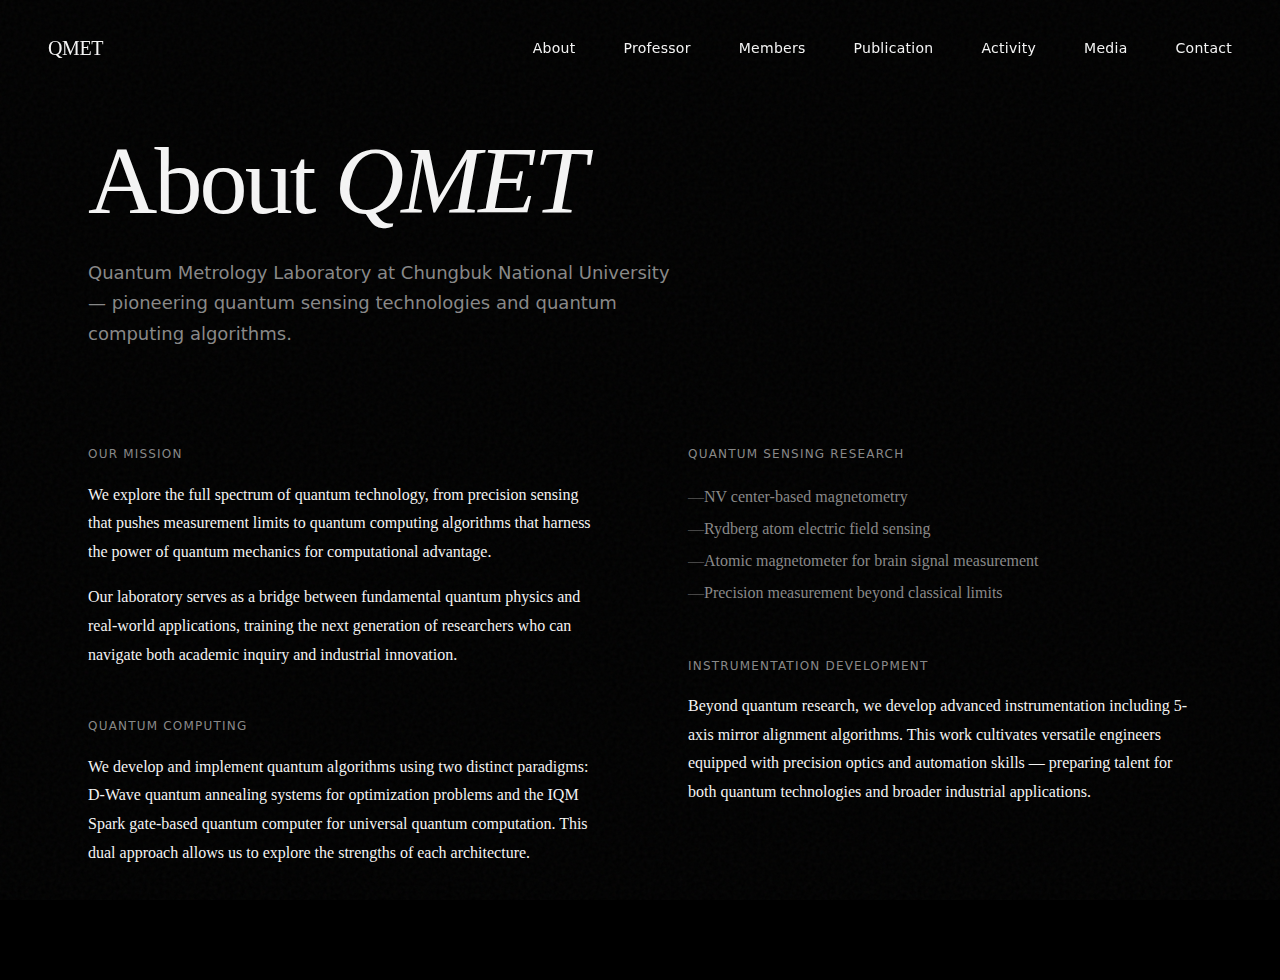
<file: about.html>
<!DOCTYPE html>
<html lang="en">
<head>
  <meta charset="utf-8"/>
  <meta content="width=device-width,initial-scale=1" name="viewport"/>
  <title>QMET – About</title>

  <link href="https://fonts.googleapis.com" rel="preconnect"/>
  <link crossorigin="" href="https://fonts.gstatic.com" rel="preconnect"/>
  <link href="https://fonts.googleapis.com/css2?family=Instrument+Serif:ital@0;1&amp;family=DM+Sans:wght@300;400;500&amp;display=swap" rel="stylesheet"/>

  <link href="css/variables.css" rel="stylesheet"/>
  <link href="css/base.css" rel="stylesheet"/>
  <link href="css/layout.css" rel="stylesheet"/>
  <link href="css/components.css" rel="stylesheet"/>
  <link href="css/overlay.css" rel="stylesheet"/>
  <link href="css/lightbox.css" rel="stylesheet"/>
  <link href="css/animations.css" rel="stylesheet"/>
  <link href="css/responsive.css" rel="stylesheet"/>
</head>
<body>
  <div class="grain"></div>

  <header>
    <a class="logo" href="./">QMET</a>
    <nav>
      <a href="./about.html">About</a>
      <a href="./professor.html">Professor</a>
      <a href="./team.html">Members</a>
      <a href="./publications.html">Publication</a>
      <a href="./activity.html">Activity</a>
      <a href="./media.html">Media</a>
      <a href="./contact.html">Contact</a>
    </nav>
    <button aria-label="Toggle menu" class="menu-toggle">Menu</button>
  </header>

  <main class="overlay-content" id="page-root">
    <div class="overlay-header">
      <h1 class="overlay-title">About <em>QMET</em></h1>
      <p class="overlay-subtitle">
        Quantum Metrology Laboratory at Chungbuk National University —
        pioneering quantum sensing technologies and quantum computing algorithms.
      </p>
    </div>

    <div class="overlay-grid">
      <div>
        <div class="overlay-section">
          <h3>Our Mission</h3>
          <p>
            We explore the full spectrum of quantum technology, from precision
            sensing that pushes measurement limits to quantum computing algorithms
            that harness the power of quantum mechanics for computational advantage.
          </p>
          <p>
            Our laboratory serves as a bridge between fundamental quantum physics
            and real-world applications, training the next generation of researchers
            who can navigate both academic inquiry and industrial innovation.
          </p>
        </div>

        <div class="overlay-section">
          <h3>Quantum Computing</h3>
          <p>
            We develop and implement quantum algorithms using two distinct paradigms:
            D-Wave quantum annealing systems for optimization problems and the IQM Spark
            gate-based quantum computer for universal quantum computation. This dual
            approach allows us to explore the strengths of each architecture.
          </p>
        </div>
      </div>

      <div>
        <div class="overlay-section">
          <h3>Quantum Sensing Research</h3>
          <ul>
            <li>NV center-based magnetometry</li>
            <li>Rydberg atom electric field sensing</li>
            <li>Atomic magnetometer for brain signal measurement</li>
            <li>Precision measurement beyond classical limits</li>
          </ul>
        </div>

        <div class="overlay-section">
          <h3>Instrumentation Development</h3>
          <p>
            Beyond quantum research, we develop advanced instrumentation including
            5-axis mirror alignment algorithms. This work cultivates versatile
            engineers equipped with precision optics and automation skills —
            preparing talent for both quantum technologies and broader industrial
            applications.
          </p>
        </div>
      </div>
    </div>
  </main>

  <!-- scripts -->
  <script src="js/partials.js"></script>
  <script src="js/menu.js"></script>
  <script src="js/overlay.js"></script>
  <script src="js/lightbox.js"></script>
  <script src="js/carousel.js"></script>
  <script src="js/news.js"></script>
  <script src="js/main.js"></script>
    
</body>
</html>
</file>
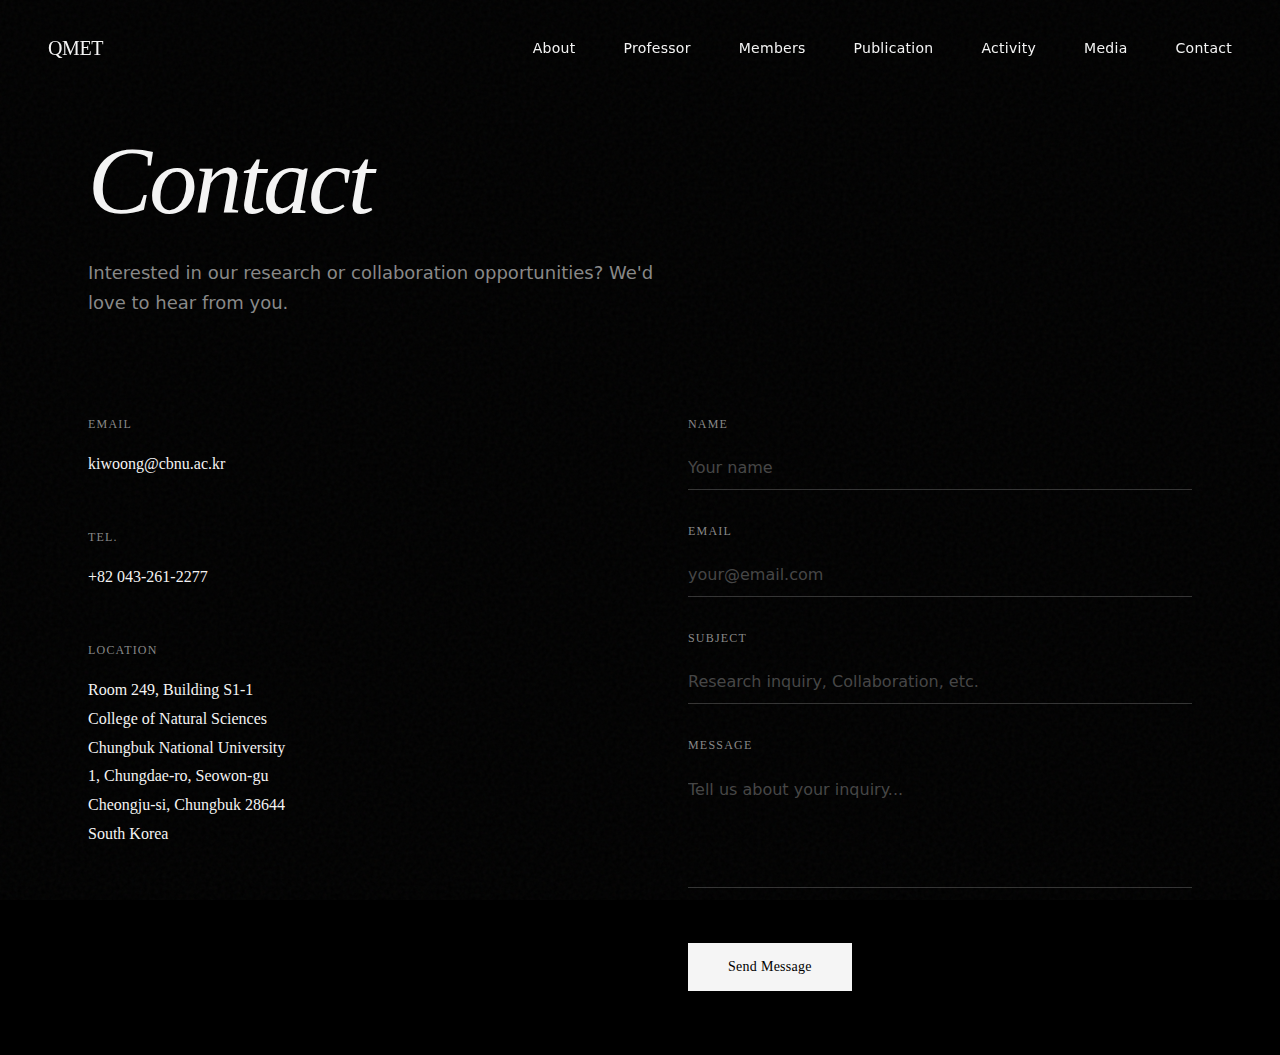
<file: contact.html>
<!doctype html>
<html lang="en">
<head>
  <meta charset="utf-8" />
  <meta name="viewport" content="width=device-width,initial-scale=1" />
  <title>QMET – Contact</title>

  <link rel="preconnect" href="https://fonts.googleapis.com"/>
  <link rel="preconnect" href="https://fonts.gstatic.com" crossorigin/>
  <link href="https://fonts.googleapis.com/css2?family=Instrument+Serif:ital@0;1&family=DM+Sans:wght@300;400;500&display=swap" rel="stylesheet"/>

  <link href="css/variables.css" rel="stylesheet"/>
  <link href="css/base.css" rel="stylesheet"/>
  <link href="css/layout.css" rel="stylesheet"/>
  <link href="css/components.css" rel="stylesheet"/>
  <link href="css/overlay.css" rel="stylesheet"/>
  <link href="css/animations.css" rel="stylesheet"/>
  <link href="css/responsive.css" rel="stylesheet"/>
</head>

<body>
  <div class="grain"></div>

  <!-- Header (menu toggle 유지) -->
  <header>
    <a class="logo" href="./">QMET</a>
    <nav>
      <a href="./about">About</a>
      <a href="./professor">Professor</a>
      <a href="./team">Members</a>
      <a href="./publications">Publication</a>
      <a href="./activity">Activity</a>
      <a href="./media">Media</a>
      <a href="./contact">Contact</a>
    </nav>
    <button class="menu-toggle" aria-label="Toggle menu">Menu</button>
  </header>

  <!-- Contact page (overlay 스타일을 페이지 레이아웃으로 사용) -->
  <main class="overlay-content" id="main-content" style="justify-content:flex-start;">
    <div class="overlay-header">
      <h1 class="overlay-title"><em>Contact</em></h1>
      <p class="overlay-subtitle">
        Interested in our research or collaboration opportunities?
        We'd love to hear from you.
      </p>
    </div>

    <div class="overlay-grid">
      <!-- Contact Info -->
      <div class="contact-info">
        <div class="contact-block">
          <h3>Email</h3>
          <p>
            <a href="mailto:kiwoong@cbnu.ac.kr">kiwoong@cbnu.ac.kr</a>
          </p>
        </div>

        <div class="contact-block">
          <h3>Tel.</h3>
          <p>
            <a href="tel:+82432612277">+82 043-261-2277</a>
          </p>
        </div>

        <div class="contact-block">
          <h3>Location</h3>
          <address>
            <a href="https://maps.google.com/maps?q=Chungbuk+National+University"
               target="_blank" rel="noopener">
              Room 249, Building S1-1<br>
              College of Natural Sciences<br>
              Chungbuk National University<br>
              1, Chungdae-ro, Seowon-gu<br>
              Cheongju-si, Chungbuk 28644<br>
              South Korea
            </a>
          </address>
        </div>
      </div>

      <!-- Contact Form -->
      <form class="contact-form" onsubmit="sendMail(event)">
        <div class="form-group">
          <label for="name">Name</label>
          <input id="name" name="name" type="text" placeholder="Your name" required>
        </div>

        <div class="form-group">
          <label for="email">Email</label>
          <input id="email" name="email" type="email" placeholder="your@email.com" required>
        </div>

        <div class="form-group">
          <label for="subject">Subject</label>
          <input id="subject" name="subject" type="text"
                 placeholder="Research inquiry, Collaboration, etc.">
        </div>

        <div class="form-group">
          <label for="message">Message</label>
          <textarea id="message" name="message"
                    placeholder="Tell us about your inquiry..." required></textarea>
        </div>

        <button type="submit" class="form-submit">Send Message</button>
      </form>
    </div>
  </main>

  <!-- JS -->
  <!-- scripts -->
  <script src="js/partials.js"></script>
  <script src="js/menu.js"></script>
  <script src="js/overlay.js"></script>
  <script src="js/lightbox.js"></script>
  <script src="js/carousel.js"></script>
  <script src="js/news.js"></script>
  <script src="js/main.js"></script>

  <script>
    function sendMail(event) {
      event.preventDefault();

      const name = document.getElementById('name').value;
      const email = document.getElementById('email').value;
      const subject = document.getElementById('subject').value || 'Contact from QMET website';
      const message = document.getElementById('message').value;

      const body =
        'Name: ' + name + '\n' +
        'Email: ' + email + '\n\n' +
        message;

      const mailto =
        'mailto:kiwoong@cbnu.ac.kr' +
        '?subject=' + encodeURIComponent(subject) +
        '&body=' + encodeURIComponent(body);

      window.location.href = mailto;
    }
  </script>
  
</body>
</html>
</file>
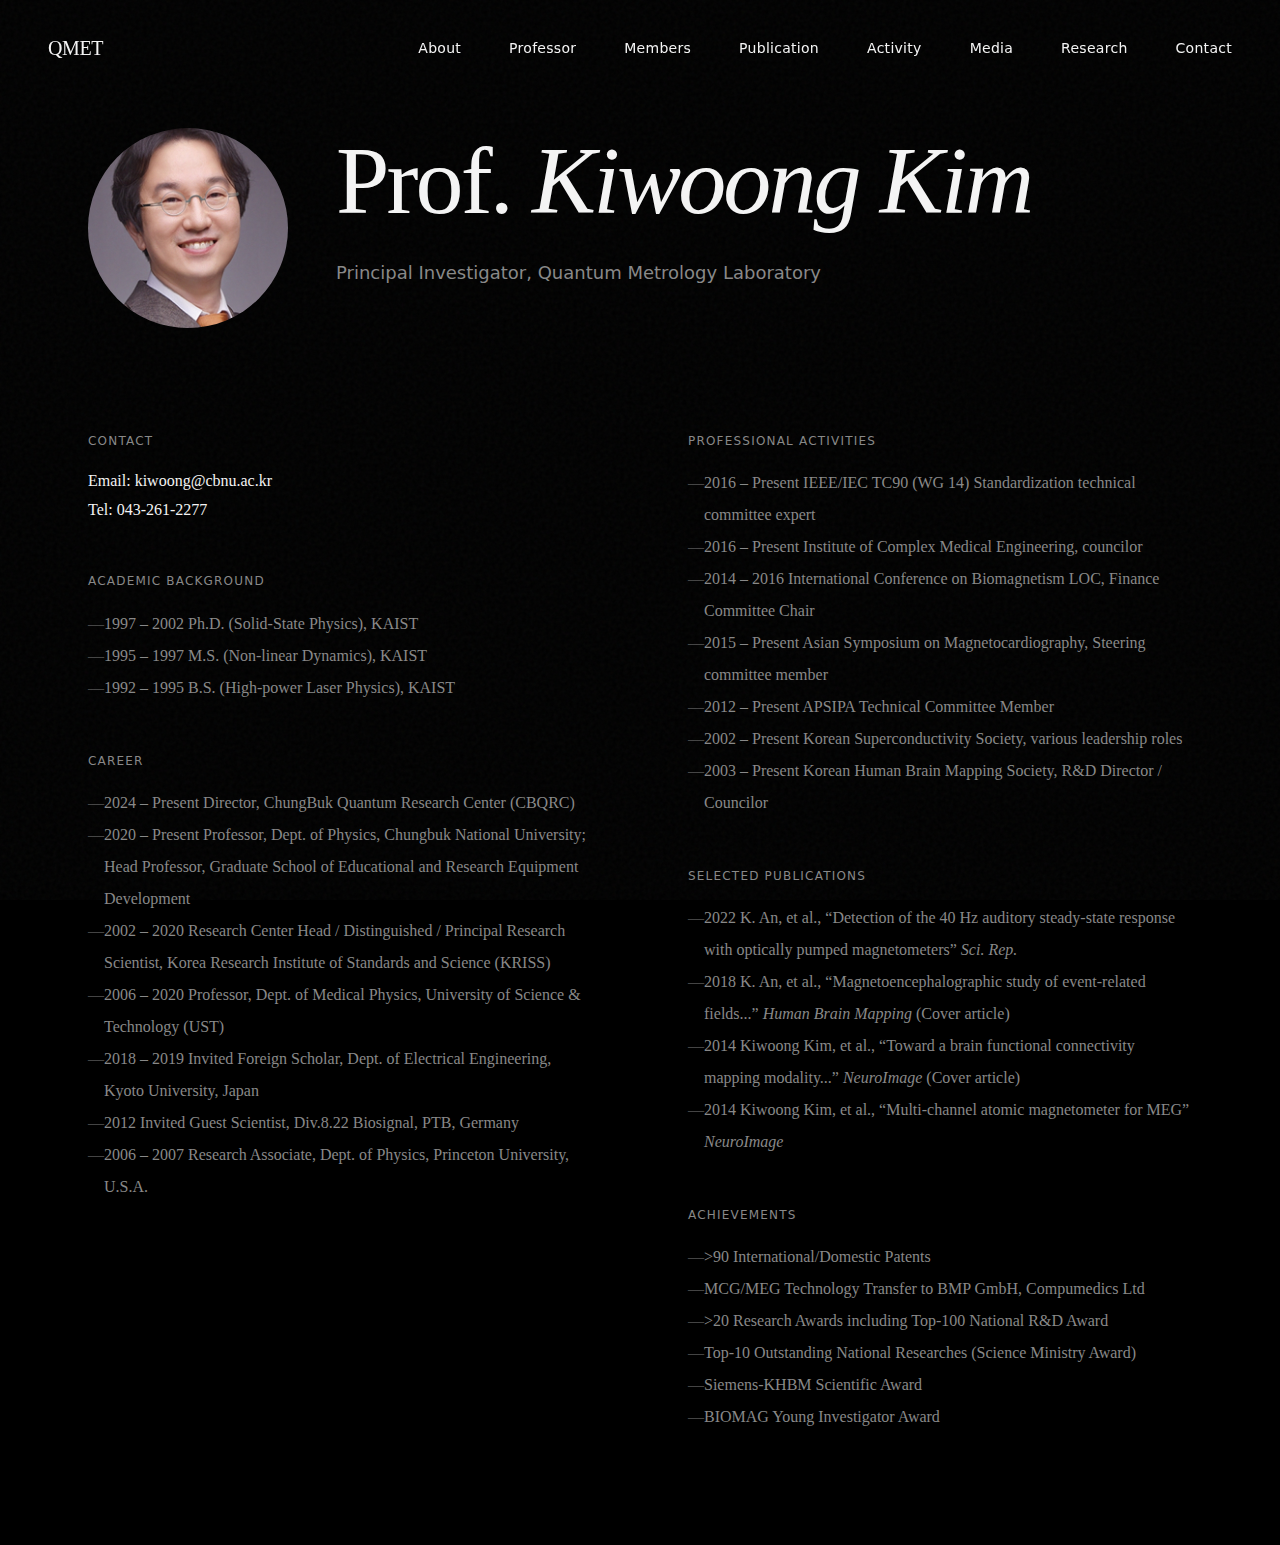
<file: professor.html>
<!DOCTYPE html>
<html lang="en">
<head>
  <meta charset="utf-8"/>
  <meta content="width=device-width,initial-scale=1" name="viewport"/>
  <title>QMET – Professor</title>

  <link href="https://fonts.googleapis.com" rel="preconnect"/>
  <link crossorigin="" href="https://fonts.gstatic.com" rel="preconnect"/>
  <link href="https://fonts.googleapis.com/css2?family=Instrument+Serif:ital@0;1&amp;family=DM+Sans:wght@300;400;500&amp;display=swap" rel="stylesheet"/>

  <link href="css/variables.css" rel="stylesheet"/>
  <link href="css/base.css" rel="stylesheet"/>
  <link href="css/layout.css" rel="stylesheet"/>
  <link href="css/components.css" rel="stylesheet"/>
  <link href="css/overlay.css" rel="stylesheet"/>
  <link href="css/lightbox.css" rel="stylesheet"/>
  <link href="css/animations.css" rel="stylesheet"/>
  <link href="css/responsive.css" rel="stylesheet"/>
</head>
<body>
  <div class="grain"></div>

  <header>
    <a class="logo" href="./">QMET</a>
    <nav>
      <a href="./about">About</a>
      <a href="./professor">Professor</a>
      <a href="./team">Members</a>
      <a href="./publications">Publication</a>
      <a href="./activity">Activity</a>
      <a href="./media">Media</a>
      <a href="./research">Research</a>
      <a href="./contact">Contact</a>
    </nav>
    <button aria-label="Toggle menu" class="menu-toggle">Menu</button>
  </header>

  <main class="overlay-content" id="page-root">
    <div class="overlay-header professor-header">
      <div class="professor-photo-wrapper">
        <img alt="Prof. Kiwoong Kim" class="professor-photo" src="./image/member/professor_photo.jpg"/>
      </div>
      <div class="professor-header-text">
        <h1 class="overlay-title">Prof. <em>Kiwoong Kim</em></h1>
        <p class="overlay-subtitle">
          Principal Investigator, Quantum Metrology Laboratory
        </p>
      </div>
    </div>

    <div class="overlay-grid">
      <div>
        <div class="overlay-section">
          <h3>Contact</h3>
          <p>
            <strong>Email:</strong>
            <a href="mailto:kiwoong@cbnu.ac.kr">kiwoong@cbnu.ac.kr</a><br/>
            <strong>Tel:</strong>
            <a href="tel:+82432612277">043-261-2277</a>
          </p>
        </div>

        <div class="overlay-section">
          <h3>Academic Background</h3>
          <ul>
            <li><strong>1997 – 2002</strong> Ph.D. (Solid-State Physics), KAIST</li>
            <li><strong>1995 – 1997</strong> M.S. (Non-linear Dynamics), KAIST</li>
            <li><strong>1992 – 1995</strong> B.S. (High-power Laser Physics), KAIST</li>
          </ul>
        </div>

        <div class="overlay-section">
          <h3>Career</h3>
          <ul>
            <li><strong>2024 – Present</strong> Director, ChungBuk Quantum Research Center (CBQRC)</li>
            <li><strong>2020 – Present</strong> Professor, Dept. of Physics, Chungbuk National University; Head Professor, Graduate School of Educational and Research Equipment Development</li>
            <li><strong>2002 – 2020</strong> Research Center Head / Distinguished / Principal Research Scientist, Korea Research Institute of Standards and Science (KRISS)</li>
            <li><strong>2006 – 2020</strong> Professor, Dept. of Medical Physics, University of Science &amp; Technology (UST)</li>
            <li><strong>2018 – 2019</strong> Invited Foreign Scholar, Dept. of Electrical Engineering, Kyoto University, Japan</li>
            <li><strong>2012</strong> Invited Guest Scientist, Div.8.22 Biosignal, PTB, Germany</li>
            <li><strong>2006 – 2007</strong> Research Associate, Dept. of Physics, Princeton University, U.S.A.</li>
          </ul>
        </div>
      </div>

      <div>
        <div class="overlay-section">
          <h3>Professional Activities</h3>
          <ul>
            <li><strong>2016 – Present</strong> IEEE/IEC TC90 (WG 14) Standardization technical committee expert</li>
            <li><strong>2016 – Present</strong> Institute of Complex Medical Engineering, councilor</li>
            <li><strong>2014 – 2016</strong> International Conference on Biomagnetism LOC, Finance Committee Chair</li>
            <li><strong>2015 – Present</strong> Asian Symposium on Magnetocardiography, Steering committee member</li>
            <li><strong>2012 – Present</strong> APSIPA Technical Committee Member</li>
            <li><strong>2002 – Present</strong> Korean Superconductivity Society, various leadership roles</li>
            <li><strong>2003 – Present</strong> Korean Human Brain Mapping Society, R&amp;D Director / Councilor</li>
          </ul>
        </div>

        <div class="overlay-section">
          <h3>Selected Publications</h3>
          <ul>
            <li><strong>2022</strong> K. An, et al., “Detection of the 40 Hz auditory steady-state response with optically pumped magnetometers” <em>Sci. Rep.</em></li>
            <li><strong>2018</strong> K. An, et al., “Magnetoencephalographic study of event-related fields...” <em>Human Brain Mapping</em> (Cover article)</li>
            <li><strong>2014</strong> Kiwoong Kim, et al., “Toward a brain functional connectivity mapping modality...” <em>NeuroImage</em> (Cover article)</li>
            <li><strong>2014</strong> Kiwoong Kim, et al., “Multi-channel atomic magnetometer for MEG” <em>NeuroImage</em></li>
          </ul>
        </div>

        <div class="overlay-section">
          <h3>Achievements</h3>
          <ul>
            <li>&gt;90 International/Domestic Patents</li>
            <li>MCG/MEG Technology Transfer to BMP GmbH, Compumedics Ltd</li>
            <li>&gt;20 Research Awards including Top-100 National R&amp;D Award</li>
            <li>Top-10 Outstanding National Researches (Science Ministry Award)</li>
            <li>Siemens-KHBM Scientific Award</li>
            <li>BIOMAG Young Investigator Award</li>
          </ul>
        </div>
      </div>
    </div>
  </main>


  <!-- scripts -->
  <script src="js/partials.js"></script>
  <script src="js/menu.js"></script>
  <script src="js/overlay.js"></script>
  <script src="js/lightbox.js"></script>
  <script src="js/carousel.js"></script>
  <script src="js/news.js"></script>
  <script src="js/main.js"></script>

</body>
</html>
</file>
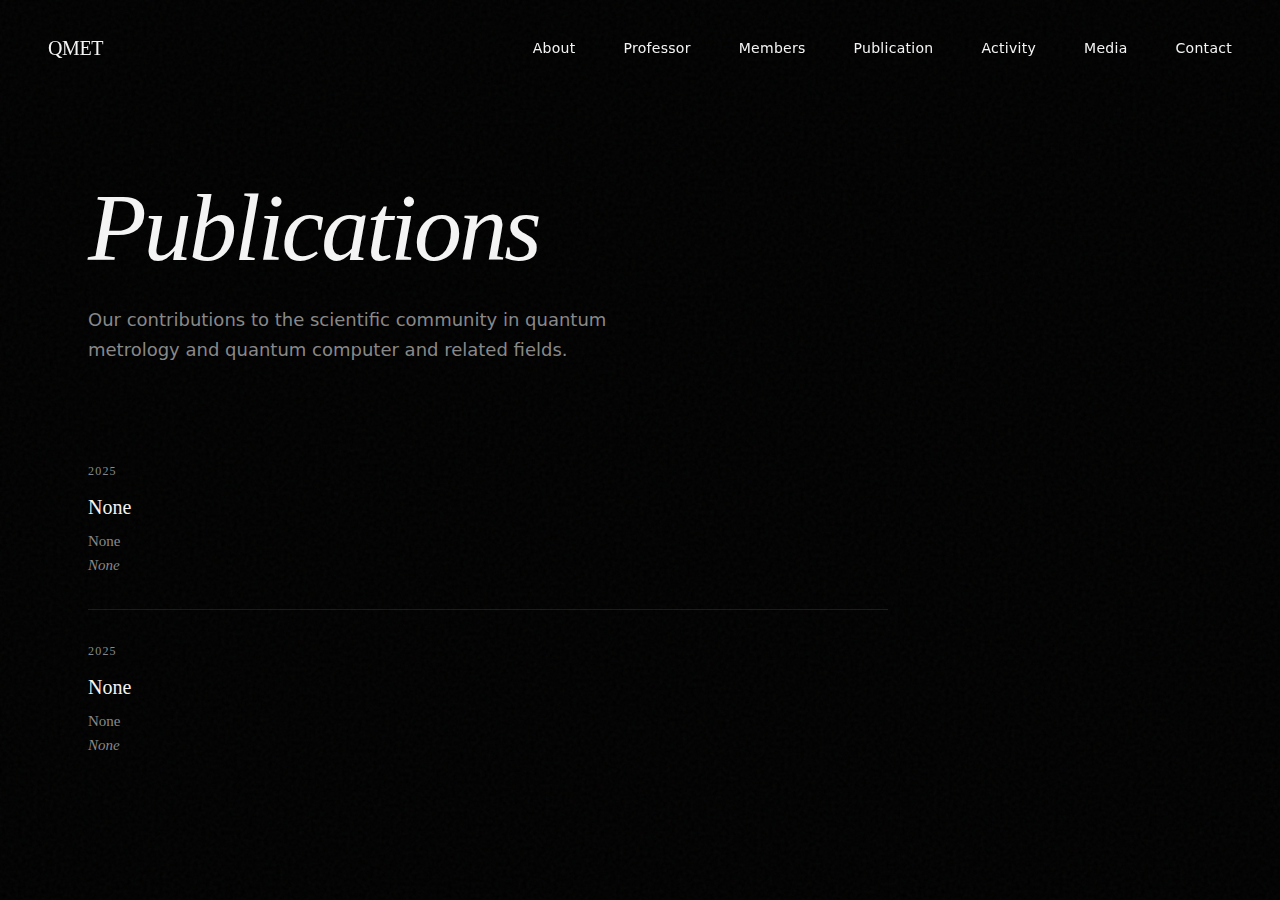
<file: publications.html>
<!DOCTYPE html>
<html lang="en">
<head>
  <meta charset="utf-8"/>
  <meta content="width=device-width,initial-scale=1" name="viewport"/>
  <title>QMET – Publication</title>

  <link href="https://fonts.googleapis.com" rel="preconnect"/>
  <link crossorigin="" href="https://fonts.gstatic.com" rel="preconnect"/>
  <link href="https://fonts.googleapis.com/css2?family=Instrument+Serif:ital@0;1&amp;family=DM+Sans:wght@300;400;500&amp;display=swap" rel="stylesheet"/>

  <link href="css/variables.css" rel="stylesheet"/>
  <link href="css/base.css" rel="stylesheet"/>
  <link href="css/layout.css" rel="stylesheet"/>
  <link href="css/components.css" rel="stylesheet"/>
  <link href="css/overlay.css" rel="stylesheet"/>
  <link href="css/lightbox.css" rel="stylesheet"/>
  <link href="css/animations.css" rel="stylesheet"/>
  <link href="css/responsive.css" rel="stylesheet"/>
</head>
<body>
  <div class="grain"></div>

  <header>
    <a class="logo" href="./">QMET</a>
    <nav>
      <a href="./about.html">About</a>
      <a href="./professor.html">Professor</a>
      <a href="./team.html">Members</a>
      <a href="./publications.html">Publication</a>
      <a href="./activity.html">Activity</a>
      <a href="./media.html">Media</a>
      <a href="./contact.html">Contact</a>
    </nav>
    <button aria-label="Toggle menu" class="menu-toggle">Menu</button>
  </header>

  <main class="overlay-content" id="page-root">
    <div class="overlay-header">
      <h1 class="overlay-title"><em>Publications</em></h1>
      <p class="overlay-subtitle">
        Our contributions to the scientific community in quantum metrology
        and quantum computer and related fields.
      </p>
    </div>

    <div class="overlay-grid single-column">
      <div class="publication-list">
        <div class="publication-item">
          <p class="publication-year">2025</p>
          <h4 class="publication-title">None</h4>
          <p class="publication-authors">None</p>
          <p class="publication-journal">None</p>
        </div>

        <div class="publication-item">
          <p class="publication-year">2025</p>
          <h4 class="publication-title">None</h4>
          <p class="publication-authors">None</p>
          <p class="publication-journal">None</p>
        </div>
      </div>
    </div>
  </main>


  <!-- scripts -->
  <script src="js/partials.js"></script>
  <script src="js/menu.js"></script>
  <script src="js/overlay.js"></script>
  <script src="js/lightbox.js"></script>
  <script src="js/carousel.js"></script>
  <script src="js/news.js"></script>
  <script src="js/main.js"></script>

</body>
</html>
</file>
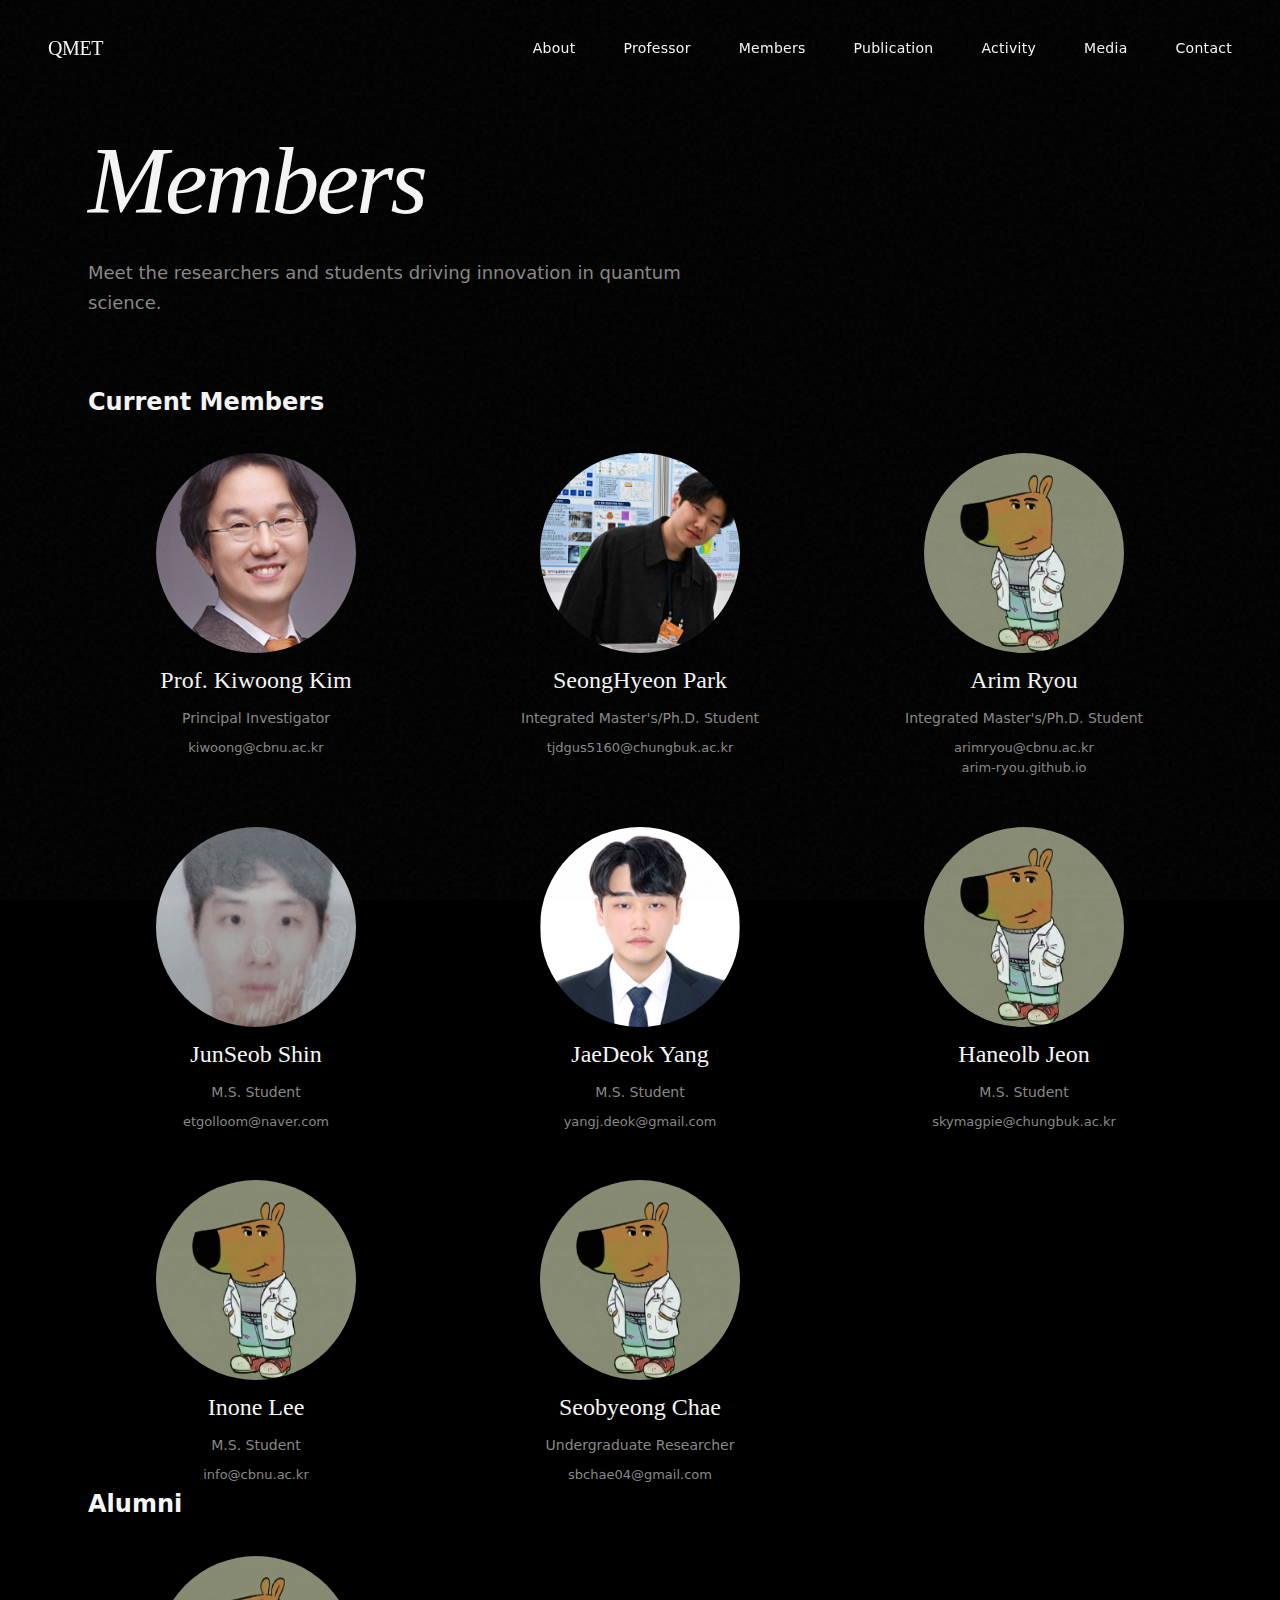
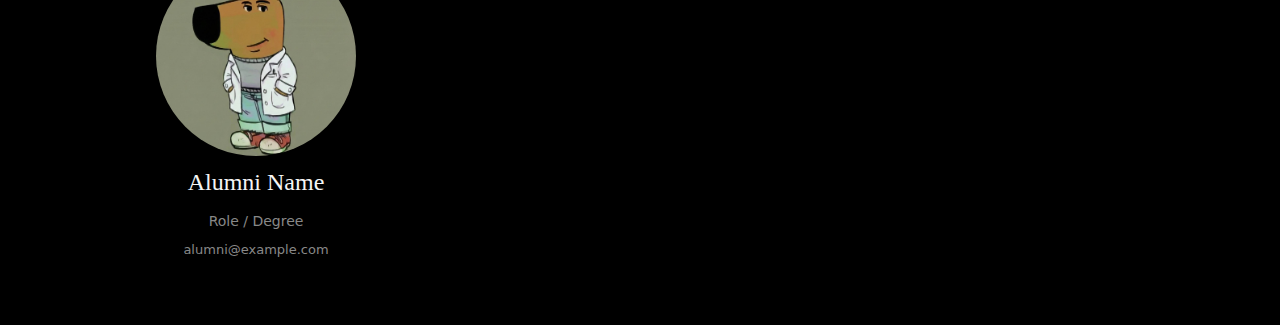
<file: team.html>
<!DOCTYPE html>
<html lang="en">
<head>
  <meta charset="utf-8"/>
  <meta content="width=device-width,initial-scale=1" name="viewport"/>
  <title>QMET – Team</title>

  <link href="https://fonts.googleapis.com" rel="preconnect"/>
  <link crossorigin="" href="https://fonts.gstatic.com" rel="preconnect"/>
  <link href="https://fonts.googleapis.com/css2?family=Instrument+Serif:ital@0;1&amp;family=DM+Sans:wght@300;400;500&amp;display=swap" rel="stylesheet"/>

  <link href="css/variables.css" rel="stylesheet"/>
  <link href="css/base.css" rel="stylesheet"/>
  <link href="css/layout.css" rel="stylesheet"/>
  <link href="css/components.css" rel="stylesheet"/>
  <link href="css/overlay.css" rel="stylesheet"/>
  <link href="css/lightbox.css" rel="stylesheet"/>
  <link href="css/animations.css" rel="stylesheet"/>
  <link href="css/responsive.css" rel="stylesheet"/>
</head>
<body>
  <div class="grain"></div>

  <header>
    <a class="logo" href="./">QMET</a>
    <nav>
      <a href="./about">About</a>
      <a href="./professor">Professor</a>
      <a href="./team">Members</a>
      <a href="./publications">Publication</a>
      <a href="./activity">Activity</a>
      <a href="./media">Media</a>
      <a href="./contact">Contact</a>
    </nav>
    <button aria-label="Toggle menu" class="menu-toggle">Menu</button>
  </header>

  <main class="overlay-content" id="page-root">
    <div class="overlay-header">
      <h1 class="overlay-title"><em>Members</em></h1>
      <p class="overlay-subtitle">
        Meet the researchers and students driving innovation in quantum science.
      </p>
    </div>

    <div class="team-section">
      <h2 class="team-section-title">Current Members</h2>

      <div class="team-grid">
        <div class="team-member">
          <img alt="Prof. Kiwoong Kim" class="team-photo" src="./image/member/professor_photo.jpg"/>
          <h4>Prof. Kiwoong Kim</h4>
          <p class="role">Principal Investigator</p>
          <p class="email"><a href="mailto:kiwoong@cbnu.ac.kr">kiwoong@cbnu.ac.kr</a></p>
        </div>

        <div class="team-member">
          <img alt="SeongHyeon Park" class="team-photo" src="./image/member/Hyeon_photo.jpg"/>
          <h4>SeongHyeon Park</h4>
          <p class="role">Integrated Master's/Ph.D. Student</p>
          <p class="email"><a href="mailto:tjdgus5160@chungbuk.ac.kr">tjdgus5160@chungbuk.ac.kr</a></p>
        </div>

        <div class="team-member">
          <img alt="Arim Ryou" class="team-photo" src="./image/member/CHILL_GUY.jpg"/>
          <h4>Arim Ryou</h4>
          <p class="role">Integrated Master's/Ph.D. Student</p>
          <p class="email"><a href="mailto:arimryou@cbnu.ac.kr">arimryou@cbnu.ac.kr</a></p>
          <p class="email"><a href="https://arim-ryou.github.io" target="_blank" rel="noopener">arim-ryou.github.io</a></p>
        </div>

        <div class="team-member">
          <img alt="JunSeob Shin" class="team-photo" src="./image/member/jun_photo.jpg"/>
          <h4>JunSeob Shin</h4>
          <p class="role">M.S. Student</p>
          <p class="email"><a href="mailto:etgolloom@naver.com">etgolloom@naver.com</a></p>
        </div>

        <div class="team-member">
          <img alt="JaeDeok Yang" class="team-photo" src="./image/member/Dock_photo.jpg"/>
          <h4>JaeDeok Yang</h4>
          <p class="role">M.S. Student</p>
          <p class="email"><a href="mailto:yangj.deok@gmail.com">yangj.deok@gmail.com</a></p>
        </div>

        <div class="team-member">
          <img alt="Haneolb Jeon" class="team-photo" src="./image/member/CHILL_GUY.jpg"/>
          <h4>Haneolb Jeon</h4>
          <p class="role">M.S. Student</p>
          <p class="email"><a href="mailto:skymagpie@chungbuk.ac.kr">skymagpie@chungbuk.ac.kr</a></p>
        </div>

        <div class="team-member">
          <img alt="Inone Lee" class="team-photo" src="./image/member/CHILL_GUY.jpg"/>
          <h4>Inone Lee</h4>
          <p class="role">M.S. Student</p>
          <p class="email"><a href="mailto:info@cbnu.ac.kr">info@cbnu.ac.kr</a></p>
        </div>

        <div class="team-member">
          <img alt="Seobyeog Chae" class="team-photo" src="./image/member/CHILL_GUY.jpg"/>
          <h4>Seobyeong Chae</h4>
          <p class="role">Undergraduate Researcher</p>
          <p class="email"><a href="mailto:sbchae04@gmail.com">sbchae04@gmail.com</a></p>
        </div>
      </div>
    </div>

    <div class="team-section alumni-section">
      <h2 class="team-section-title">Alumni</h2>

      <div class="team-grid">
        <div class="team-member">
          <img alt="Alumni" class="team-photo" src="./image/member/CHILL_GUY.jpg"/>
          <h4>Alumni Name</h4>
          <p class="role">Role / Degree</p>
          <p class="email"><a href="mailto:alumni@example.com">alumni@example.com</a></p>
        </div>
        <!-- 필요한 만큼 추가 -->
      </div>
    </div>
  </main>


  <!-- scripts -->
  <script src="js/partials.js"></script>
  <script src="js/menu.js"></script>
  <script src="js/overlay.js"></script>
  <script src="js/lightbox.js"></script>
  <script src="js/carousel.js"></script>
  <script src="js/news.js"></script>
  <script src="js/main.js"></script>

</body>
</html>
</file>
<file: css/variables.css>
:root{
  --color-bg:#0a0a0a;
  --color-text:#f5f5f5;
  --color-text-muted:#888;
  --color-accent:#e8e8e8;

  --color-surface:rgba(255,255,255,.02);
  --color-surface-dark:rgba(255,255,255,.04);

  --font-serif:"Times New Roman", Times, serif;
  --font-sans:system-ui,-apple-system,BlinkMacSystemFont,"Segoe UI",Roboto,Arial,sans-serif;
  --font-mono:ui-monospace,SFMono-Regular,Menlo,Monaco,Consolas,"Liberation Mono","Courier New",monospace;
}
</file>
<file: css/base.css>
*{margin:0;padding:0;box-sizing:border-box}
html{scroll-behavior:smooth}
body{
  font-family:var(--font-sans);
  background:#000;               /* 전체 배경 완전 블랙 */
  color:var(--color-text);
  line-height:1.6;
  font-weight:300;
  overflow-x:hidden;
}
a{color:inherit;text-decoration:none;transition:opacity .3s ease}
a:hover{opacity:.6}

.skip-link{
  position:absolute;top:-100%;left:0;
  background:var(--color-text);
  color:#000;
  padding:1rem;z-index:1000;
}
.skip-link:focus{top:0}

/* 페이지별 그레인 끄고 싶을 때 */
body.no-grain .grain{display:none !important}
</file>
<file: css/layout.css>
/* Header */
header{
  position:fixed;top:0;left:0;right:0;
  z-index:100;
  padding:2rem 3rem;
  display:flex;
  justify-content:space-between;
  align-items:center;

  /* 데스크탑에서만 스타일 유지 */
  background:#00000099;
}

.logo{
  font-family:var(--font-serif);
  font-size:1.25rem;
  letter-spacing:-.02em;
}

nav{
  display:flex;
  gap:3rem;
  align-items:center;
}

nav a{
  font-size:.875rem;
  font-weight:400;
  letter-spacing:.02em;
  color:var(--color-text);
  transition:opacity .3s ease;
}
nav a:hover{opacity:.6}

.header-toggle{
  font-size:.875rem;
  color:var(--color-text);
  transition:opacity .3s ease;
}
.header-toggle:hover{opacity:.6}

/* Hero */
.hero{
  min-height:100vh;
  display:flex;
  flex-direction:column;
  justify-content:center;
  padding:0 3rem;
  position:relative;
}

.hero-title{
  font-family:var(--font-serif);
  font-size:clamp(5rem,10vw,8rem);
  font-weight:400;
  line-height:1.05;
  letter-spacing:-.03em;
  max-width:14ch;
  animation:fadeUp 1.2s ease-out;
}
.hero-title em{font-style:italic}

.hero-video{
  position:absolute;
  right:3rem;bottom:3rem;
  width:280px;height:180px;
  background:linear-gradient(135deg,#1a1a1a 0%,#2a2a2a 100%);
  overflow:hidden;
  animation:fadeIn 1.5s ease-out .5s both;
}
.hero-video::after{
  content:'';
  position:absolute;inset:0;
  background:repeating-linear-gradient(
    0deg,
    transparent,
    transparent 2px,
    rgba(255,255,255,.03) 2px,
    rgba(255,255,255,.03) 4px
  );
  pointer-events:none;
}

/* (선택) hero 이미지 묶음 */
.hero-images{
  display:flex;
  gap:12px;
  justify-content:center;
  flex-wrap:wrap;
  margin:16px 0;
}
.hero-images img{max-width:180px;height:auto;display:block}

/* Intro */
.intro{
  padding:10rem 3rem;
  display:grid;
  grid-template-columns:1fr 1fr;
  gap:4rem;
  align-items:center;
}
.intro-text{
  font-size:1.375rem;
  line-height:1.7;
  color:var(--color-text-muted);
  max-width:540px;
}
.intro-link{
  display:inline-flex;
  align-items:center;
  gap:.5rem;
  margin-top:2rem;
  font-size:.9375rem;
  border-bottom:1px solid var(--color-text-muted);
  padding-bottom:.25rem;
}
.intro-link::after{content:'→';transition:transform .3s ease}
.intro-link:hover::after{transform:translateX(4px)}

/* Values */
.values{
  padding:10rem 3rem;
}
.values-grid{
  display:grid;
  grid-template-columns:repeat(3,1fr);
  gap:2rem;
  margin-bottom:4rem;
}
.value-item{
  font-family:var(--font-serif);
  font-size:clamp(2rem,5vw,4rem);
  font-weight:400;
  letter-spacing:-.02em;
  opacity:0;
  transform:translateY(30px);
  animation:revealValue .8s ease-out forwards;
}
.value-item:nth-child(1){animation-delay:.1s}
.value-item:nth-child(2){animation-delay:.2s}
.value-item:nth-child(3){animation-delay:.3s}
.values-description{
  max-width:600px;
  font-size:1.125rem;
  line-height:1.8;
  color:var(--color-text-muted);
}
.values-cta{margin-top:2.5rem}
.values-cta a{
  font-size:.9375rem;
  border-bottom:1px solid var(--color-text-muted);
  padding-bottom:.25rem;
}

/* Footer */
footer{
  padding:6rem 3rem 3rem;
  border-top:1px solid rgba(255,255,255,.1);
}
.footer-grid{
  display:grid;
  grid-template-columns:repeat(2,1fr);
  gap:4rem;
  margin-bottom:4rem;
}
.footer-location h3{
  font-family:var(--font-sans);
  font-size:.75rem;
  font-weight:500;
  letter-spacing:.1em;
  text-transform:uppercase;
  margin-bottom:1rem;
  color:var(--color-text-muted);
}
.footer-location address{
  font-style:normal;
  font-size:.9375rem;
  line-height:1.8;
  color:var(--color-text-muted);
}
.footer-bottom{
  display:flex;
  justify-content:space-between;
  align-items:center;
  padding-top:2rem;
  border-top:1px solid rgba(255,255,255,.05);
  font-size:.8125rem;
  color:var(--color-text-muted);
}

/* Scroll Indicator */
.scroll-indicator{
  position:absolute;
  bottom:3rem;left:3rem;
  display:flex;
  align-items:center;
  gap:1rem;
  font-size:.75rem;
  letter-spacing:.1em;
  text-transform:uppercase;
  color:var(--color-text-muted);
  animation:pulse 2s ease-in-out infinite;
}
.scroll-indicator::before{
  content:'';
  width:1px;height:40px;
  background:linear-gradient(to bottom,var(--color-text-muted),transparent);
}
/* Professor page (overlay-grid 영역)만 serif */
.overlay-grid,
.overlay-grid * {
  font-family: var(--font-serif);
}
</file>
<file: css/components.css>
/* Menu Toggle (header button) */
.menu-toggle{
  display:none;
  background:#000;                      /* 토글 버튼 블랙 */
  border:1px solid rgba(255,255,255,.25);
  color:#fff;
  cursor:pointer;
  font-size:.875rem;
  font-family:var(--font-sans);
  padding:.5rem .9rem;
  border-radius:999px;
  transition:border-color .25s ease, opacity .25s ease;
  mix-blend-mode:normal;                /* difference 영향 방지 */
}
.menu-toggle:hover{border-color:rgba(255,255,255,.5)}
.menu-toggle:active{opacity:.85}
.menu-toggle:focus-visible{outline:2px solid #fff;outline-offset:2px}

/* Team */
.team-grid{
  display:grid;
  grid-template-columns:repeat(auto-fill,minmax(280px,1fr));
  gap:3rem;
  margin-top:2rem;
}
.team-member{text-align:center}
.team-photo{
  width:200px;height:200px;border-radius:50%;
  object-fit:cover;
  background:linear-gradient(135deg,#1a1a1a 0%,#2a2a2a 100%);
}
.team-member h4{
  font-family:var(--font-serif);
  font-size:1.5rem;
  font-weight:400;
  margin-bottom:.5rem;
}
.team-member .role{
  font-size:.875rem;
  color:var(--color-text-muted);
  margin-bottom:.5rem;
}
.team-member .email{
  font-size:.8125rem;
  color:var(--color-text-muted);
}
.team-member .email a:hover{color:var(--color-text);opacity:1}

/* Publications */
.publication-list{display:flex;flex-direction:column;gap:2rem}
.publication-item{
  padding-bottom:2rem;
  border-bottom:1px solid rgba(255,255,255,.1);
}
.publication-item:last-child{border-bottom:none}
.publication-year{
  font-size:.75rem;
  font-weight:500;
  letter-spacing:.1em;
  text-transform:uppercase;
  color:var(--color-text-muted);
  margin-bottom:.75rem;
}
.publication-title{
  font-family:var(--font-serif);
  font-size:1.25rem;
  font-weight:400;
  margin-bottom:.5rem;
  line-height:1.4;
}
.publication-authors,
.publication-journal{
  font-size:.9375rem;
  color:var(--color-text-muted);
}
.publication-journal{font-style:italic}

/* Activity */
.activity-timeline{position:relative;padding-left:2rem}
.activity-timeline::before{
  content:'';
  position:absolute;left:0;top:0;bottom:0;
  width:1px;background:rgba(255,255,255,.1);
}
.activity-item{position:relative;padding-bottom:2.5rem}
.activity-item::before{
  content:'';
  position:absolute;left:-2rem;top:.5rem;
  width:8px;height:8px;background:var(--color-text);
  border-radius:50%;
  transform:translateX(-50%);
}
.activity-date{
  font-size:.75rem;
  font-weight:500;
  letter-spacing:.1em;
  text-transform:uppercase;
  color:var(--color-text-muted);
  margin-bottom:.5rem;
}
.activity-title{
  font-family:var(--font-serif);
  font-size:1.25rem;
  font-weight:400;
  margin-bottom:.5rem;
}
.activity-description{
  font-size:.9375rem;
  color:var(--color-text-muted);
  line-height:1.7;
}

/* Activity cards + carousel */
.activity-list{display:flex;flex-direction:column;gap:4rem;max-width:900px}
.activity-card{
  padding-bottom:4rem;
  border-bottom:1px solid rgba(255,255,255,.1);
  position:relative;
}
.activity-card:last-child{border-bottom:none}

.activity-card.has-news{
  cursor:pointer;
  transition:transform .3s ease;
}
.activity-card.has-news:hover{transform:translateX(8px)}

.news-badge{
  display:inline-flex;
  align-items:center;
  gap:.5rem;
  background:rgba(255,255,255,.1);
  border:1px solid rgba(255,255,255,.2);
  padding:.4rem .75rem;
  border-radius:20px;
  font-size:.75rem;
  font-weight:500;
  letter-spacing:.05em;
  color:var(--color-text);
  margin-bottom:1rem;
  transition:background .3s ease,border-color .3s ease;
}
.activity-card.has-news:hover .news-badge{
  background:rgba(255,255,255,.15);
  border-color:rgba(255,255,255,.3);
}
.news-badge svg{width:14px;height:14px}
.news-badge span{text-transform:uppercase}

.news-arrow{
  position:absolute;
  right:0;top:50%;
  transform:translateY(-50%);
  opacity:0;
  transition:opacity .3s ease, transform .3s ease;
  color:var(--color-text-muted);
}
.activity-card.has-news:hover .news-arrow{
  opacity:1;
  transform:translateY(-50%) translateX(4px);
}
.news-arrow svg{width:24px;height:24px}

.activity-card-header{margin-bottom:2rem}
.activity-card .activity-title{font-size:1.5rem;margin-bottom:.75rem}
.activity-card .activity-description{max-width:600px}

.activity-carousel{position:relative;overflow:hidden;width:100%}
.carousel-track{
  display:flex;
  gap:1rem;
  animation:carouselScroll 20s linear infinite;
}
.activity-carousel:hover .carousel-track{animation-play-state:paused}
.carousel-slide{flex:0 0 calc(33.333% - .67rem);min-width:calc(33.333% - .67rem)}
.carousel-slide img{
  width:100%;
  height:200px;
  object-fit:cover;
  border-radius:4px;
  background:linear-gradient(135deg,#1a1a1a 0%,#2a2a2a 100%);
}

/* Research */
.research-areas{
  display:grid;
  grid-template-columns:repeat(3,1fr);
  gap:2rem;
}
.research-card{
  background:rgba(255,255,255,.02);
  border:1px solid rgba(255,255,255,.05);
  border-radius:12px;
  padding:1.5rem;
  transition:border-color .3s ease, background .3s ease;
}
.research-card:hover{
  border-color:rgba(255,255,255,.15);
  background:rgba(255,255,255,.04);
}
.research-card h4{
  font-family:var(--font-serif);
  font-size:1.5rem;
  font-weight:400;
  margin-bottom:1rem;
}
.research-card p{
  font-size:.9375rem;
  color:var(--color-text-muted);
  line-height:1.7;
}
.research-card-image{
  width:100%;
  height:180px;
  overflow:hidden;
  border-radius:8px;
  margin-bottom:1rem;
  background:var(--color-surface);
}
.research-card-image img{
  width:100%;height:100%;
  object-fit:cover;
  transition:transform .3s ease;
}
.research-card:hover .research-card-image img{transform:scale(1.05)}

/* Gallery thumbs */
.research-card-gallery{margin-bottom:1rem}
.gallery-main{
  width:100%;height:180px;
  overflow:hidden;
  border-radius:8px;
  margin-bottom:.5rem;
  background:var(--color-surface);
  cursor:pointer;
}
.gallery-main img{width:100%;height:100%;object-fit:cover;transition:transform .3s ease}
.gallery-main:hover img{transform:scale(1.05)}

.gallery-thumbs{display:flex;gap:.5rem}
.gallery-thumbs img{
  width:50px;height:50px;
  object-fit:cover;
  border-radius:4px;
  cursor:pointer;
  opacity:.7;
  transition:opacity .2s ease, transform .2s ease;
  border:2px solid transparent;
}
.gallery-thumbs img:hover{opacity:1;transform:scale(1.1)}
.gallery-thumbs img.active{opacity:1;border-color:var(--color-accent)}

/* Contact blocks/forms (페이지에서 쓰면 유지) */
.contact-info{display:flex;flex-direction:column;gap:3rem}
.contact-block h3{
  font-size:.75rem;
  font-weight:500;
  letter-spacing:.1em;
  text-transform:uppercase;
  margin-bottom:1rem;
  color:var(--color-text-muted);
}
.contact-block p,.contact-block address{
  font-style:normal;
  font-size:1rem;
  line-height:1.8;
}
.contact-block a{
  display:inline-block;
  border-bottom:1px solid transparent;
  transition:border-color .3s ease, opacity .3s ease;
}
.contact-block a:hover{border-bottom-color:var(--color-text);opacity:1}

.contact-form{display:flex;flex-direction:column;gap:2rem}
.form-group label{
  display:block;
  font-size:.75rem;
  font-weight:500;
  letter-spacing:.1em;
  text-transform:uppercase;
  margin-bottom:.75rem;
  color:var(--color-text-muted);
}
.form-group input,.form-group textarea{
  width:100%;
  background:transparent;
  border:none;
  border-bottom:1px solid rgba(255,255,255,.2);
  padding:.75rem 0;
  font-family:var(--font-sans);
  font-size:1rem;
  color:var(--color-text);
  transition:border-color .3s ease;
  outline:none;
}
.form-group input:focus,.form-group textarea:focus{border-bottom-color:var(--color-text)}
.form-group input::placeholder,.form-group textarea::placeholder{color:var(--color-text-muted);opacity:.5}
.form-group textarea{resize:none;min-height:120px}

.form-submit{
  align-self:flex-start;
  background:var(--color-text);
  color:#000;
  border:none;
  padding:1rem 2.5rem;
  font-size:.875rem;
  font-weight:500;
  letter-spacing:.02em;
  cursor:pointer;
  transition:transform .3s ease, opacity .3s ease;
  margin-top:1rem;
}
.form-submit:hover{transform:translateY(-2px);opacity:.9}

/* Grain */
.grain{
  position:fixed;top:0;left:0;
  width:100%;height:100%;
  pointer-events:none;
  z-index:1000;
  opacity:.04;
  background-image:url("data:image/svg+xml,%3Csvg viewBox='0 0 256 256' xmlns='http://www.w3.org/2000/svg'%3E%3Cfilter id='noise'%3E%3CfeTurbulence type='fractalNoise' baseFrequency='0.9' numOctaves='4' stitchTiles='stitch'/%3E%3C/filter%3E%3Crect width='100%25' height='100%25' filter='url(%23noise)'/%3E%3C/svg%3E");
}
</file>
<file: css/overlay.css>
/* OVERLAY BASE STYLES  */
/* ==================== */
.overlay {
  position: fixed;
  top: 0;
  left: 0;
  right: 0;
  bottom: 0;
  background: var(--color-bg);
  z-index: 200;
  opacity: 0;
  visibility: hidden;
  transition: opacity 0.5s ease, visibility 0.5s ease;
  overflow-y: auto;
}

.overlay.active {
  opacity: 1;
  visibility: visible;
}

.overlay-close {
  position: fixed;
  top: 2rem;
  right: 3rem;
  background: none;
  border: none;
  color: var(--color-text);
  cursor: pointer;
  font-size: 0.875rem;
  font-family: var(--font-sans);
  z-index: 201;
  display: flex;
  align-items: center;
  gap: 0.5rem;
  transition: opacity 0.3s ease;
}

.overlay-close:hover {
  opacity: 0.6;
}

.overlay-close svg {
  width: 14px;
  height: 14px;
}

/* ✅ 페이지(standalone)에서도 그대로 쓸 수 있도록 기본값은 "보이게" */
.overlay-content {
  min-height: 100vh;
  display: flex;
  flex-direction: column;
  justify-content: center;
  padding: 8rem 3rem 4rem;
  max-width: 1200px;
  margin: 0 auto;
}

/* ✅ 오버레이 안에서만 fade/slide 애니메이션을 적용 */
.overlay .overlay-content {
  opacity: 0;
  transform: translateY(40px);
  transition: opacity 0.6s ease 0.2s, transform 0.6s ease 0.2s;
}

.overlay.active .overlay-content {
  opacity: 1;
  transform: translateY(0);
}

.overlay-header {
  margin-bottom: 4rem;
}

.overlay-title {
  font-family: var(--font-serif);
  font-size: clamp(3rem, 8vw, 6rem);
  font-weight: 400;
  line-height: 1.1;
  letter-spacing: -0.03em;
  margin-bottom: 1.5rem;
}

.overlay-title em {
  font-style: italic;
}

.overlay-subtitle {
  font-size: 1.125rem;
  color: var(--color-text-muted);
  max-width: 600px;
  line-height: 1.7;
}

.overlay-grid {
  display: grid;
  grid-template-columns: 1fr 1fr;
  gap: 6rem;
  margin-top: 2rem;
}

.overlay-grid.single-column {
  grid-template-columns: 1fr;
  max-width: 800px;
}

.overlay-section {
  margin-bottom: 3rem;
}

.overlay-section h3 {
  font-family: var(--font-sans);
  font-size: 0.75rem;
  font-weight: 500;
  letter-spacing: 0.1em;
  text-transform: uppercase;
  margin-bottom: 1rem;
  color: var(--color-text-muted);
}

.overlay-section p {
  font-size: 1rem;
  line-height: 1.8;
  color: var(--color-text);
  margin-bottom: 1rem;
}

.overlay-section ul {
  list-style: none;
  padding: 0;
}

.overlay-section li {
  font-size: 1rem;
  line-height: 2;
  color: var(--color-text-muted);
  padding-left: 1rem;
  position: relative;
}

.overlay-section li::before {
  content: '—';
  position: absolute;
  left: 0;
  color: var(--color-text-muted);
  opacity: 0.5;
}

/* Professor Photo Styles */
.professor-header {
  display: flex;
  align-items: flex-start;
  gap: 3rem;
}

.professor-photo-wrapper {
  flex-shrink: 0;
}

.professor-photo {
  width: 200px;
  height: 200px;
  border-radius: 50%;
  object-fit: cover;
  background: linear-gradient(135deg, #1a1a1a 0%, #2a2a2a 100%);
}

.professor-header-text {
  flex: 1;
}
</file>
<file: css/animations.css>
@keyframes fadeUp{
  from{opacity:0;transform:translateY(60px)}
  to{opacity:1;transform:translateY(0)}
}

@keyframes fadeIn{
  from{opacity:0}
  to{opacity:1}
}

@keyframes revealValue{
  to{opacity:1;transform:translateY(0)}
}

@keyframes pulse{
  0%,100%{opacity:1}
  50%{opacity:.5}
}

@keyframes carouselScroll{
  0%{transform:translateX(0)}
  100%{transform:translateX(calc(-100% - 15rem))}
}
</file>
<file: css/responsive.css>
@media (max-width:1024px){
  header{
    padding:1.5rem 2rem;
    mix-blend-mode:normal; /* 모바일에서는 difference 해제 */
  }

  /* 모바일 nav 패널 */
  header nav{
    position:fixed;
    top:70px;left:0;right:0;
    flex-direction:column;
    gap:0;
    background:#000; /* 기본도 블랙 */
    border-bottom:1px solid rgba(255,255,255,.1);
    padding:2rem;
    z-index:99;

    opacity:0;
    visibility:hidden;
    transform:translateY(-20px);
    transition:opacity .3s ease, visibility .3s ease, transform .3s ease;
  }

  header nav.mobile-open{
    opacity:1;
    visibility:visible;
    transform:translateY(0);
    background:#00000099;          /* 열릴 때도 블랙 확정 */
    mix-blend-mode:normal;
  }

  header nav a{padding:.75rem 0;font-size:1rem}

  .menu-toggle{display:inline-flex;align-items:center;justify-content:center}

  .hero{padding:0 2rem}
  .hero-video{display:none}

  .intro{grid-template-columns:1fr;padding:6rem 2rem}
  .values{padding:6rem 2rem}
  .values-grid{grid-template-columns:1fr;gap:1rem}

  .footer-grid{grid-template-columns:1fr;gap:3rem}
  footer{padding:4rem 2rem 2rem}
  .footer-bottom{flex-direction:column;gap:1.5rem;text-align:center}

  .team-grid{grid-template-columns:1fr}
  .research-areas{grid-template-columns:1fr}
}

@media (max-width:768px){
  .carousel-slide{flex:0 0 calc(50% - .5rem);min-width:calc(50% - .5rem)}
  .carousel-slide img{height:150px}

  .lightbox-nav{width:40px;height:40px}
  .lightbox-prev{left:.75rem}
  .lightbox-next{right:.75rem}
  .gallery-thumbs img{width:40px;height:40px}
}

@media (max-width:640px){
  .hero-title{font-size:clamp(2rem,10vw,5rem)}
  .scroll-indicator{display:none}
}

@media (max-width:480px){
  .carousel-slide{flex:0 0 100%;min-width:100%}
}


/* 태블릿 이하: 교수 헤더(사진+텍스트) 세로 정렬 + 2컬럼 → 1컬럼 */
@media (max-width: 1024px){
  .professor-header{
    flex-direction: column;
    align-items: flex-start;
    gap: 1.5rem;
  }

  .professor-photo{
    width: 160px;
    height: 160px;
  }

  /* 교수 페이지 본문 2단 → 1단 */
  .overlay-grid{
    grid-template-columns: 1fr;
    gap: 3rem;
  }
}

/* 모바일: 여백/타이포 조금 더 컴팩트 */
@media (max-width: 640px){
  .overlay-content{
    padding: 7rem 1.25rem 3rem;
  }

  .overlay-title{
    font-size: clamp(2.25rem, 10vw, 3.75rem);
  }

  .overlay-subtitle{
    font-size: 1rem;
  }

  .professor-photo{
    width: 140px;
    height: 140px;
  }
}
@media (max-width: 1024px){
  header nav{
    display:none;
  }
  header nav.mobile-open{
    display:flex;
    flex-direction:column;
    gap:1rem;

    position:fixed;
    left:0; right:0;

    /* 핵심: 헤더 높이만큼 아래에서 시작 */
    top: var(--header-h, 88px);

    padding: 1.25rem 3rem 1.5rem;
    background: #00000099;
    border-bottom: 1px solid rgba(255,255,255,.08);
    z-index: 90;
  }

  /* 선택: 배경 스크롤 방지 */
  body.no-scroll{ overflow:hidden; }
}
</file>
